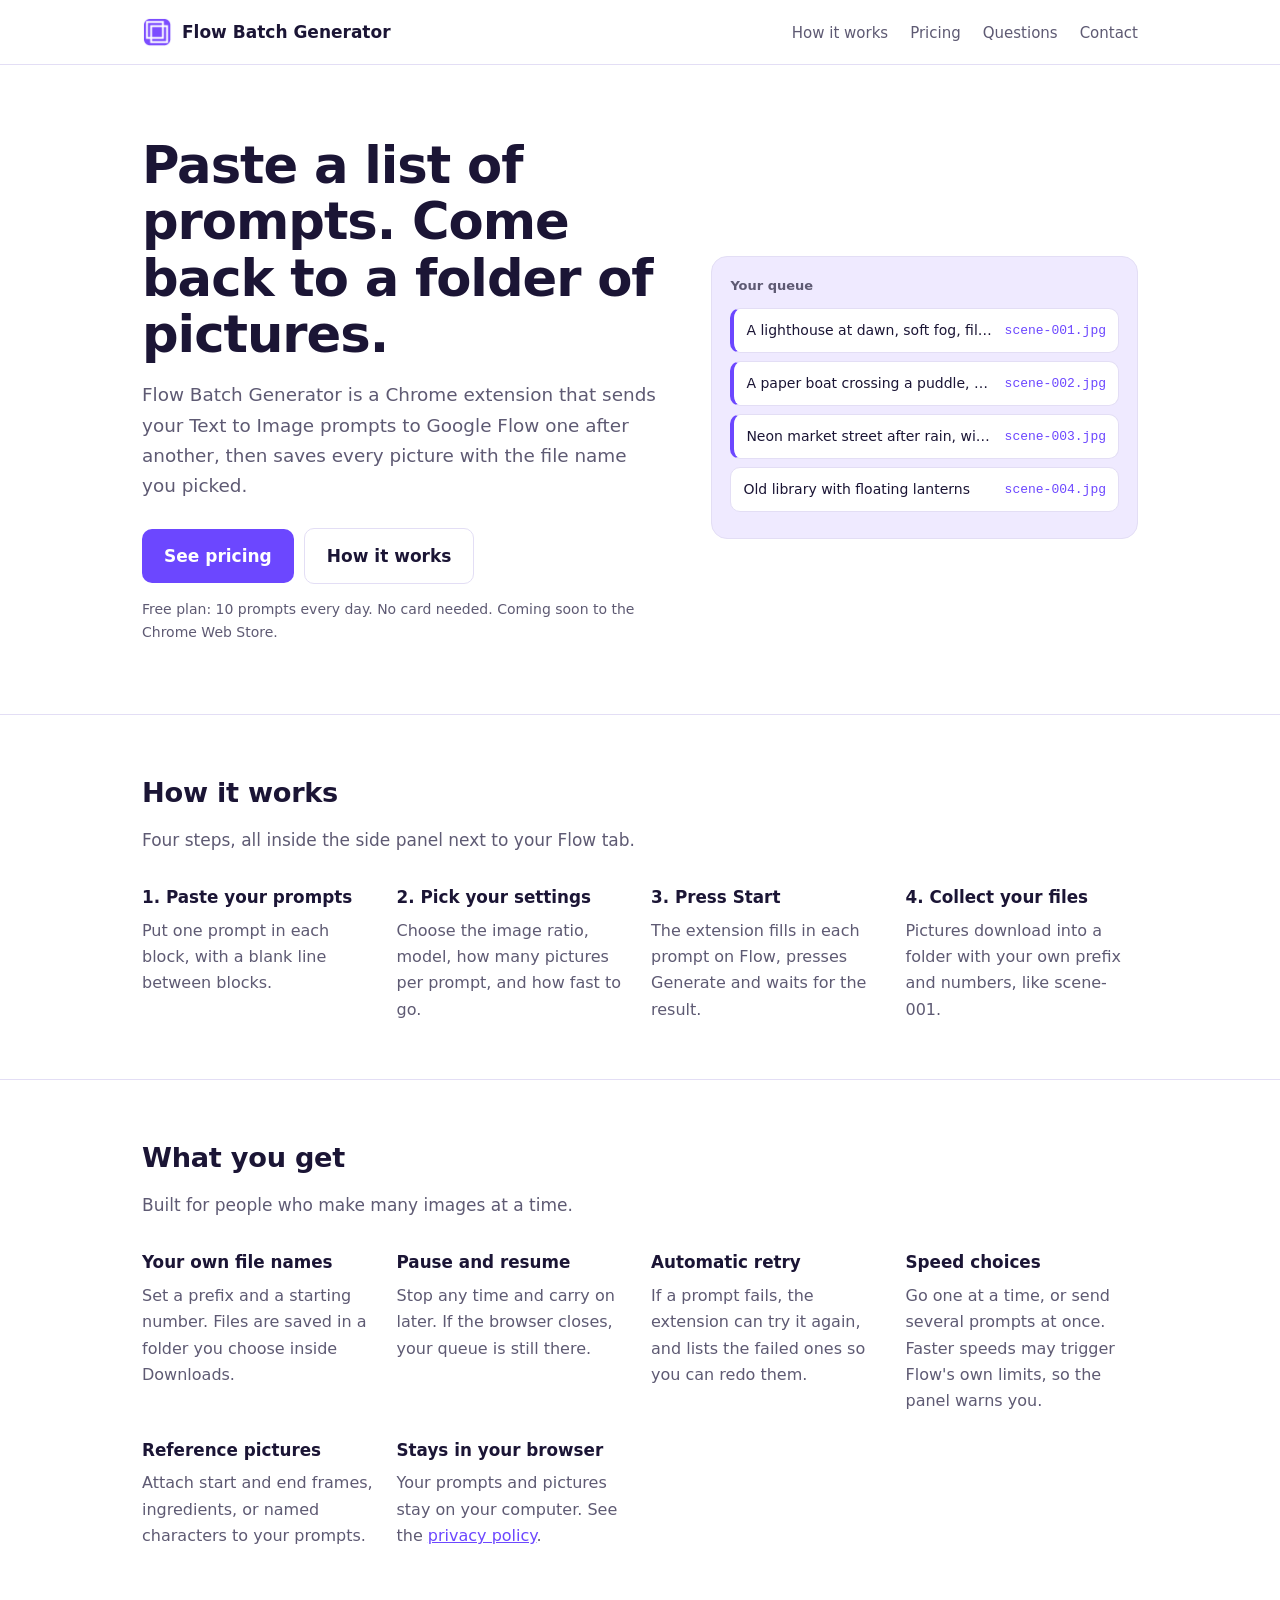
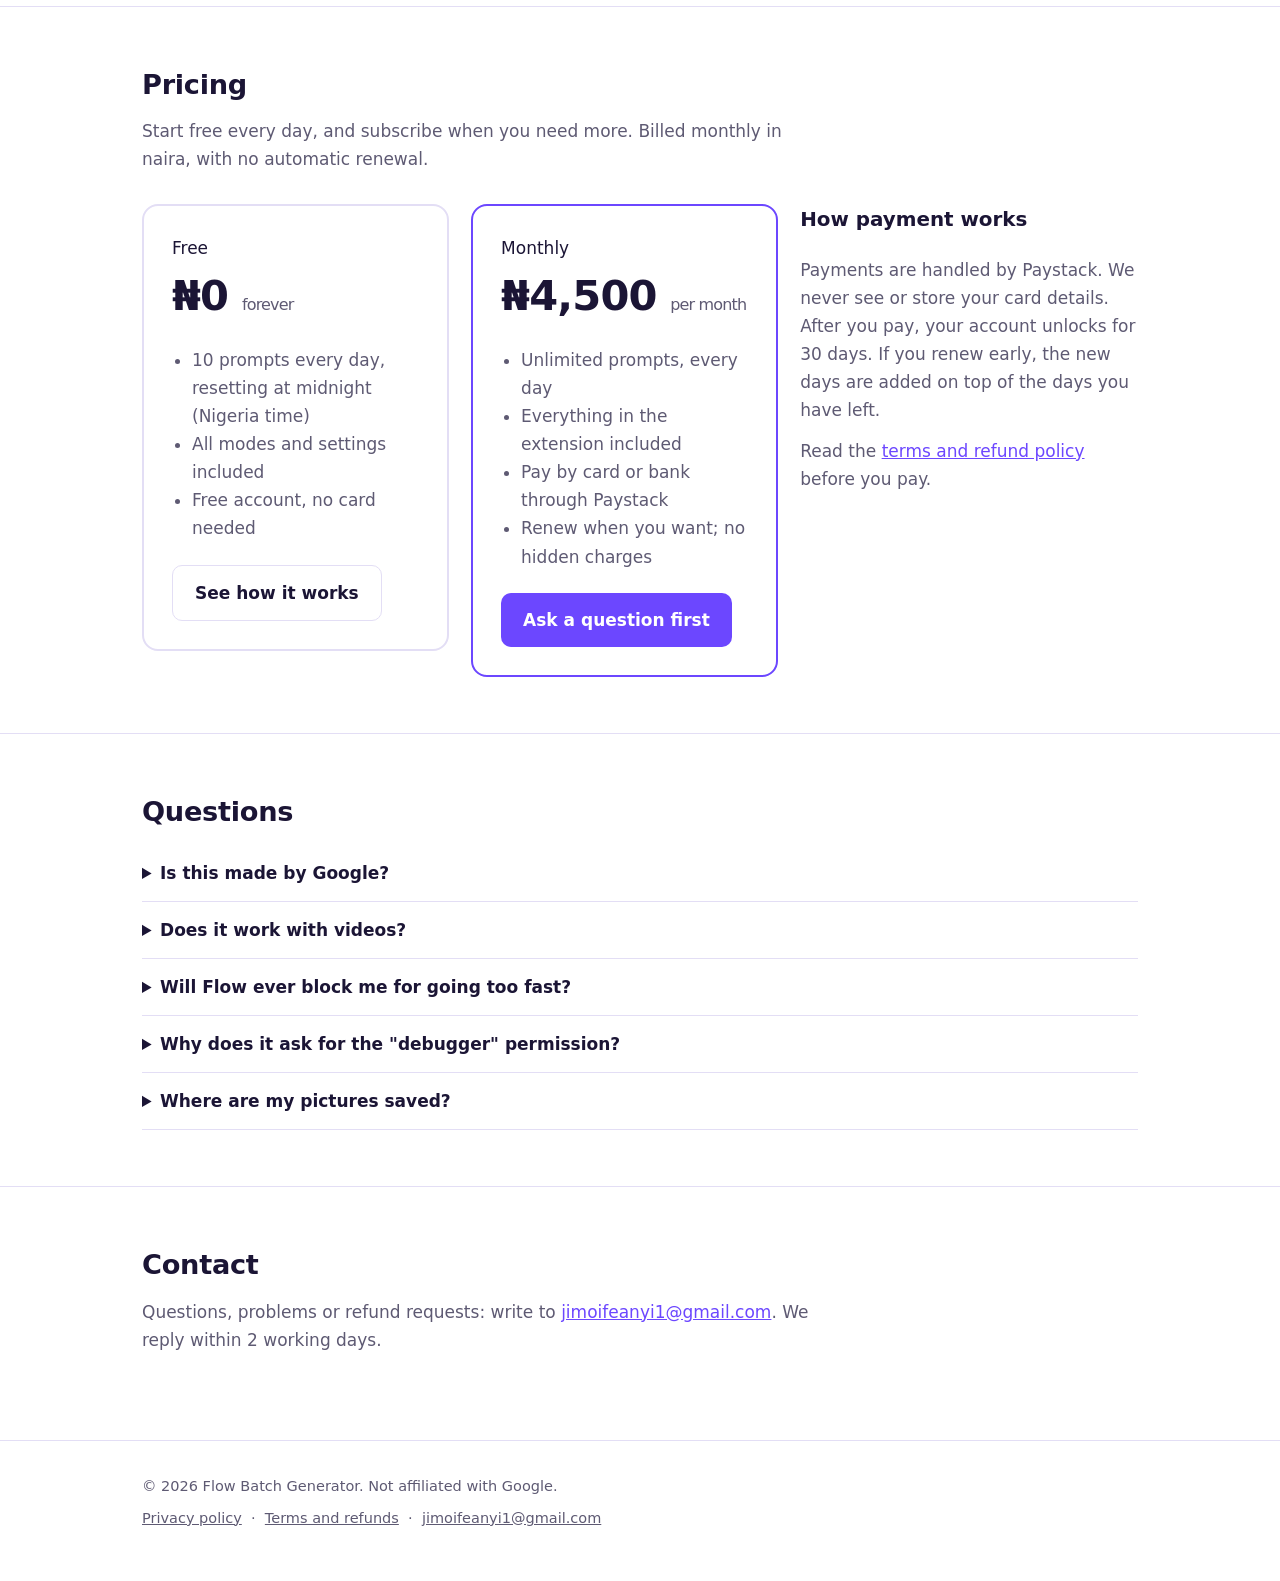
<file: index.html>
<!doctype html>
<html lang="en">
<head>
<meta charset="utf-8">
<meta name="viewport" content="width=device-width, initial-scale=1">
<title>Flow Batch Generator: run a list of prompts in Google Flow</title>
<meta name="description" content="Flow Batch Generator is a Chrome extension that runs a list of Text to Image prompts on Google Flow one after another and saves each picture with the file name you choose.">
<link rel="icon" href="icon.png">
<link rel="stylesheet" href="style.css">
</head>
<body>
<header class="top"><div class="wrap">
  <a class="logo" href="index.html"><img src="icon.png" alt="">Flow Batch Generator</a>
  <nav><a href="#how">How it works</a><a href="#pricing">Pricing</a><a href="#faq">Questions</a><a href="#contact">Contact</a></nav>
</div></header>

<main>
<section class="hero" style="border-top:0"><div class="wrap">
  <div>
    <h1>Paste a list of prompts. Come back to a folder of pictures.</h1>
    <p class="lead">Flow Batch Generator is a Chrome extension that sends your Text to Image prompts to Google Flow one after another, then saves every picture with the file name you picked.</p>
    <a class="btn" href="#pricing">See pricing</a><a class="btn ghost" href="#how">How it works</a>
    <p class="note">Free plan: 10 prompts every day. No card needed. Coming soon to the Chrome Web Store.</p>
  </div>
  <div class="queue" aria-label="Example of a prompt list turning into saved files">
    <h2>Your queue</h2>
    <div class="row done"><span>A lighthouse at dawn, soft fog, film grain</span><span class="file">scene-001.jpg</span></div>
    <div class="row done"><span>A paper boat crossing a puddle, macro</span><span class="file">scene-002.jpg</span></div>
    <div class="row done"><span>Neon market street after rain, wide shot</span><span class="file">scene-003.jpg</span></div>
    <div class="row"><span>Old library with floating lanterns</span><span class="file">scene-004.jpg</span></div>
  </div>
</div></section>

<section id="how"><div class="wrap">
  <h2 class="s">How it works</h2>
  <p class="sub">Four steps, all inside the side panel next to your Flow tab.</p>
  <div class="grid">
    <div class="item"><h3>1. Paste your prompts</h3><p>Put one prompt in each block, with a blank line between blocks.</p></div>
    <div class="item"><h3>2. Pick your settings</h3><p>Choose the image ratio, model, how many pictures per prompt, and how fast to go.</p></div>
    <div class="item"><h3>3. Press Start</h3><p>The extension fills in each prompt on Flow, presses Generate and waits for the result.</p></div>
    <div class="item"><h3>4. Collect your files</h3><p>Pictures download into a folder with your own prefix and numbers, like scene-001.</p></div>
  </div>
</div></section>

<section><div class="wrap">
  <h2 class="s">What you get</h2>
  <p class="sub">Built for people who make many images at a time.</p>
  <div class="grid">
    <div class="item"><h3>Your own file names</h3><p>Set a prefix and a starting number. Files are saved in a folder you choose inside Downloads.</p></div>
    <div class="item"><h3>Pause and resume</h3><p>Stop any time and carry on later. If the browser closes, your queue is still there.</p></div>
    <div class="item"><h3>Automatic retry</h3><p>If a prompt fails, the extension can try it again, and lists the failed ones so you can redo them.</p></div>
    <div class="item"><h3>Speed choices</h3><p>Go one at a time, or send several prompts at once. Faster speeds may trigger Flow's own limits, so the panel warns you.</p></div>
    <div class="item"><h3>Reference pictures</h3><p>Attach start and end frames, ingredients, or named characters to your prompts.</p></div>
    <div class="item"><h3>Stays in your browser</h3><p>Your prompts and pictures stay on your computer. See the <a href="privacy.html">privacy policy</a>.</p></div>
  </div>
</div></section>

<section id="pricing"><div class="wrap">
  <h2 class="s">Pricing</h2>
  <p class="sub">Start free every day, and subscribe when you need more. Billed monthly in naira, with no automatic renewal.</p>
  <div class="price">
    <div class="plan" style="border-color:var(--line)">
      <div>Free</div>
      <div class="amt">₦0 <small>forever</small></div>
      <ul>
        <li>10 prompts every day, resetting at midnight (Nigeria time)</li>
        <li>All modes and settings included</li>
        <li>Free account, no card needed</li>
      </ul>
      <a class="btn ghost" style="margin-left:0" href="#how">See how it works</a>
    </div>
    <div class="plan">
      <div>Monthly</div>
      <div class="amt">₦4,500 <small>per month</small></div>
      <ul>
        <li>Unlimited prompts, every day</li>
        <li>Everything in the extension included</li>
        <li>Pay by card or bank through Paystack</li>
        <li>Renew when you want; no hidden charges</li>
      </ul>
      <a class="btn" href="#contact">Ask a question first</a>
    </div>
    <div>
      <h3 style="margin-top:0">How payment works</h3>
      <p class="sub" style="margin-bottom:12px">Payments are handled by Paystack. We never see or store your card details. After you pay, your account unlocks for 30 days. If you renew early, the new days are added on top of the days you have left.</p>
      <p class="sub">Read the <a href="terms.html">terms and refund policy</a> before you pay.</p>
    </div>
  </div>
</div></section>

<section id="faq"><div class="wrap">
  <h2 class="s">Questions</h2>
  <details><summary>Is this made by Google?</summary><p>No. Flow Batch Generator is an independent tool and is not made, endorsed or supported by Google. Google Flow is a product of Google LLC.</p></details>
  <details><summary>Does it work with videos?</summary><p>Text to Image is the main, tested mode. Text to Video, Frame to Video and Ingredients to Video are included in beta. Video uses your Flow credits, so test with one prompt first.</p></details>
  <details><summary>Will Flow ever block me for going too fast?</summary><p>Flow can flag unusually fast use. The side panel offers slower speeds and warns you about the faster ones. Choose the speed you are comfortable with.</p></details>
  <details><summary>Why does it ask for the "debugger" permission?</summary><p>Flow only accepts real mouse clicks on its Generate button. The permission lets the extension send that click on your Flow tab. It is only used on Flow pages.</p></details>
  <details><summary>Where are my pictures saved?</summary><p>In your normal Downloads folder, inside a sub-folder whose name you choose.</p></details>
</div></section>

<section id="contact"><div class="wrap">
  <h2 class="s">Contact</h2>
  <p class="sub">Questions, problems or refund requests: write to <a href="mailto:jimoifeanyi1@gmail.com">jimoifeanyi1@gmail.com</a>. We reply within 2 working days.</p>
</div></section>
</main>

<footer><div class="wrap">
  <div>© 2026 Flow Batch Generator. Not affiliated with Google.</div>
  <div style="margin-top:8px"><a href="privacy.html">Privacy policy</a> &nbsp;·&nbsp; <a href="terms.html">Terms and refunds</a> &nbsp;·&nbsp; <a href="mailto:jimoifeanyi1@gmail.com">jimoifeanyi1@gmail.com</a></div>
</div></footer>
</body>
</html>
</file>
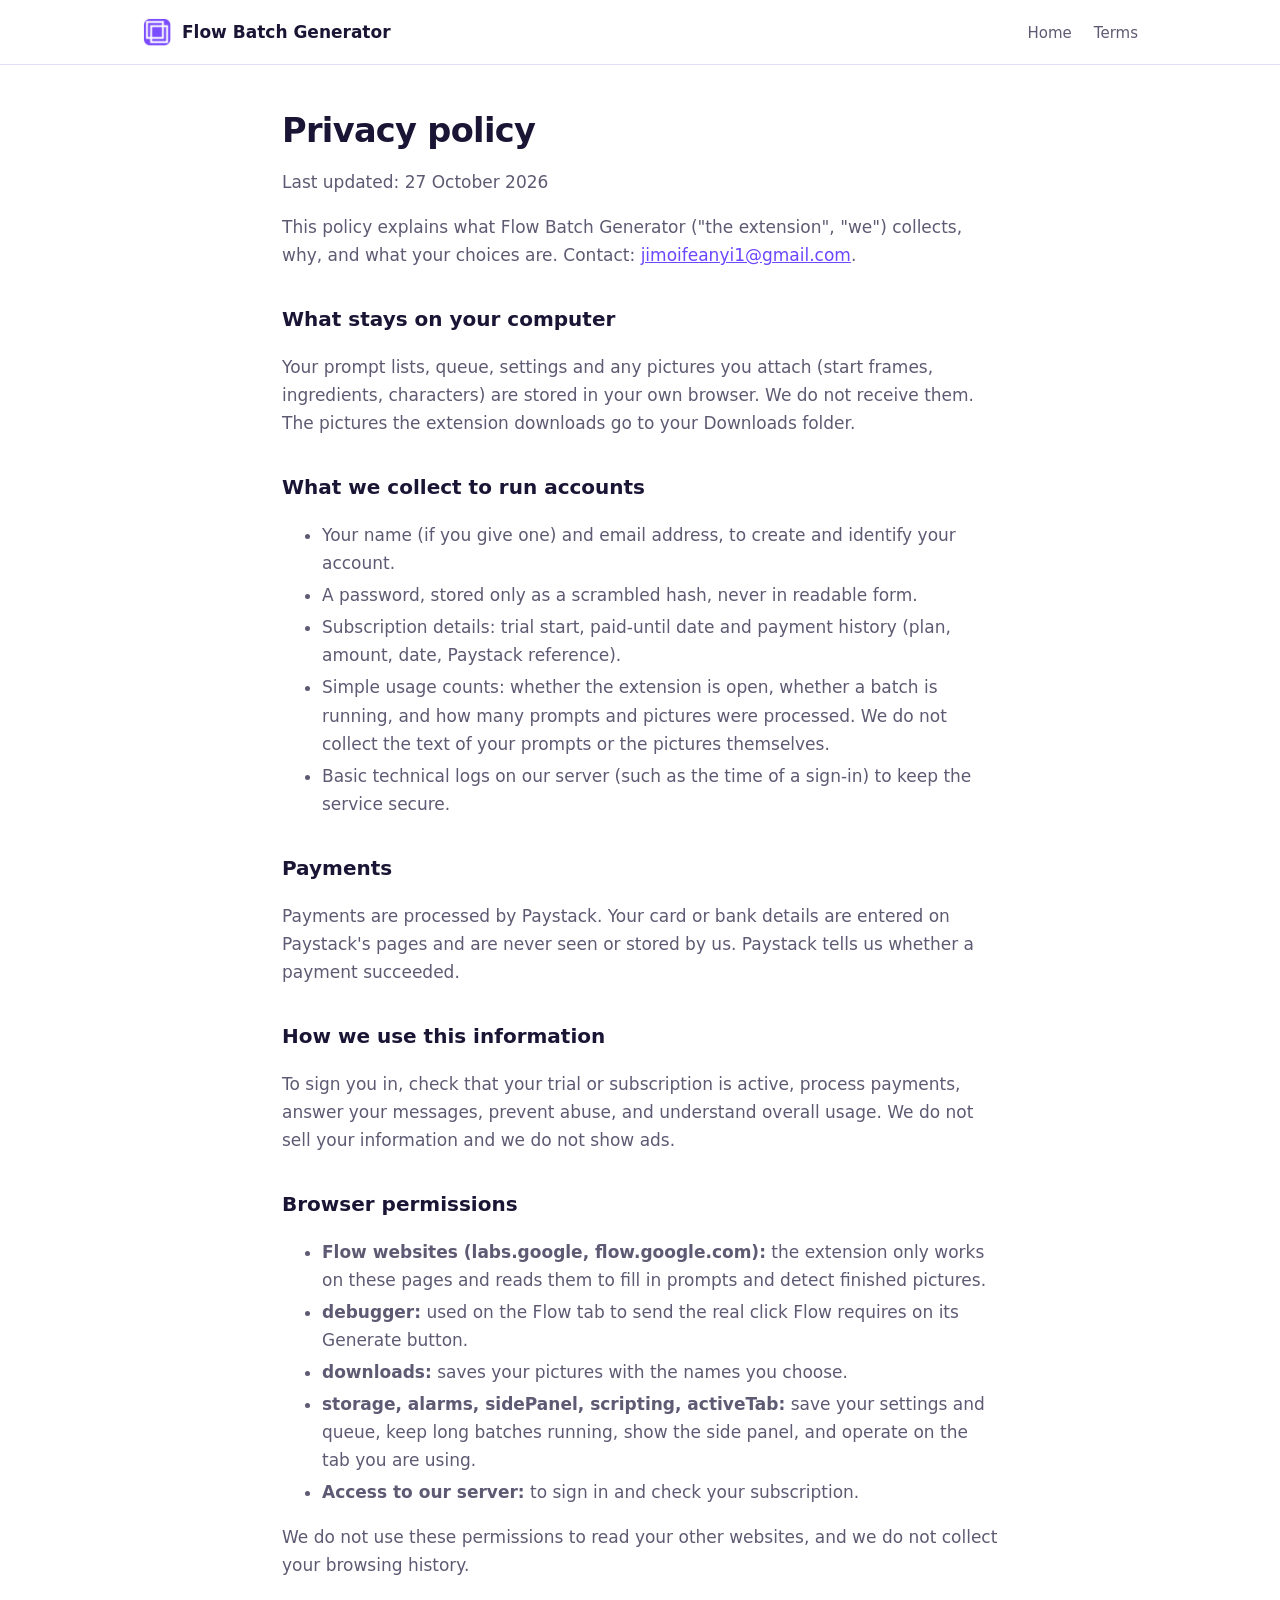
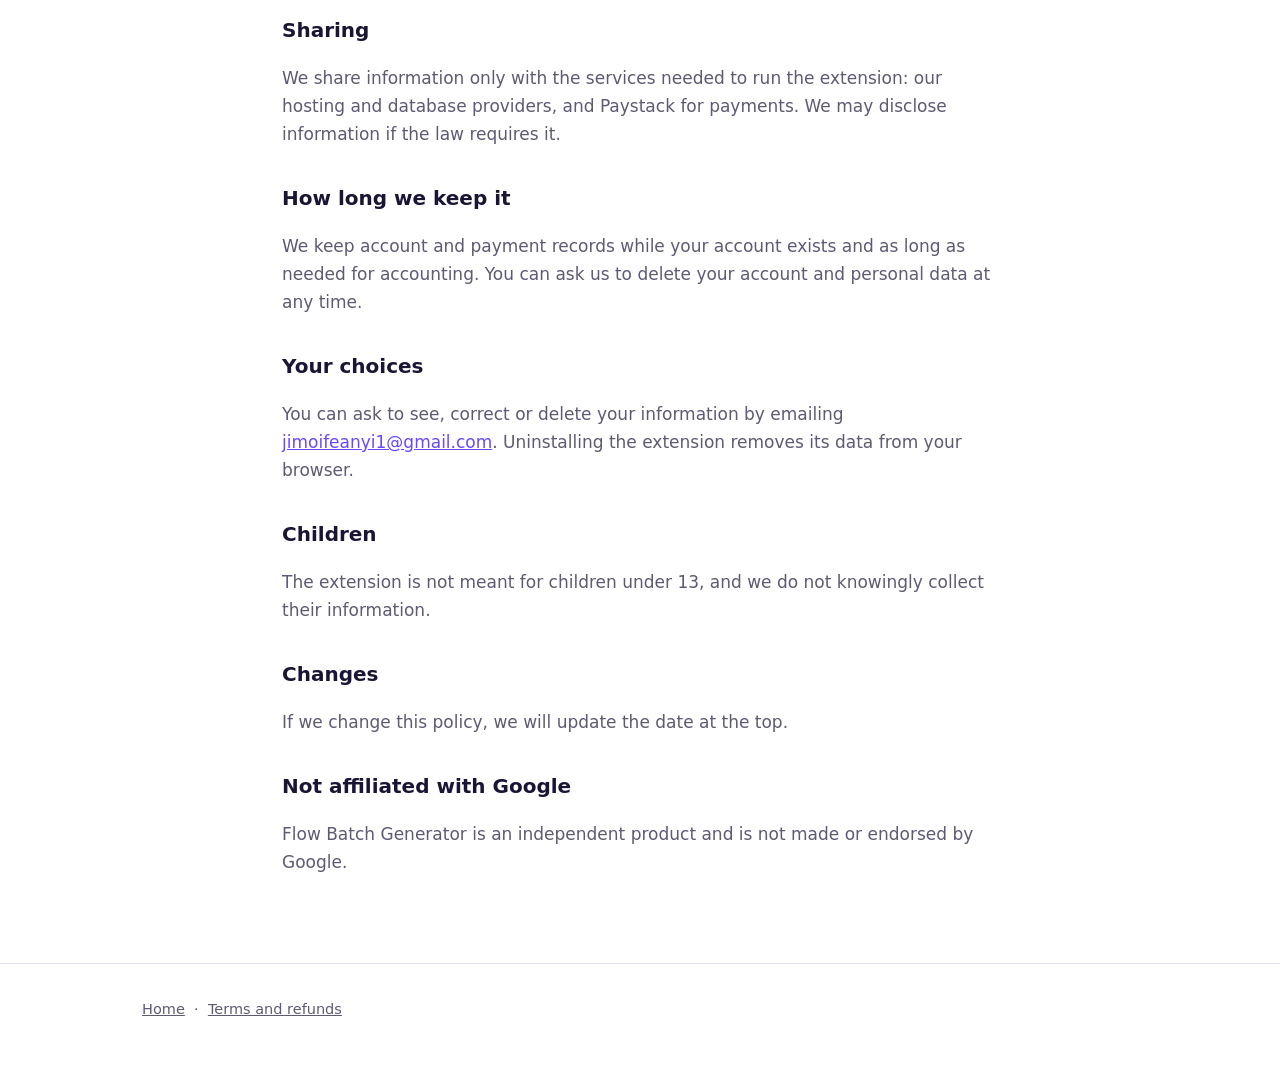
<file: privacy.html>
<!doctype html>
<html lang="en">
<head>
<meta charset="utf-8">
<meta name="viewport" content="width=device-width, initial-scale=1">
<title>Privacy policy | Flow Batch Generator</title>
<link rel="icon" href="icon.png">
<link rel="stylesheet" href="style.css">
</head>
<body>
<header class="top"><div class="wrap"><a class="logo" href="index.html"><img src="icon.png" alt="">Flow Batch Generator</a><nav><a href="index.html">Home</a><a href="terms.html">Terms</a></nav></div></header>
<main class="doc">
<h1>Privacy policy</h1>
<p>Last updated: 27 October 2026</p>
<p>This policy explains what Flow Batch Generator ("the extension", "we") collects, why, and what your choices are. Contact: <a href="mailto:jimoifeanyi1@gmail.com">jimoifeanyi1@gmail.com</a>.</p>

<h2>What stays on your computer</h2>
<p>Your prompt lists, queue, settings and any pictures you attach (start frames, ingredients, characters) are stored in your own browser. We do not receive them. The pictures the extension downloads go to your Downloads folder.</p>

<h2>What we collect to run accounts</h2>
<ul>
<li>Your name (if you give one) and email address, to create and identify your account.</li>
<li>A password, stored only as a scrambled hash, never in readable form.</li>
<li>Subscription details: trial start, paid-until date and payment history (plan, amount, date, Paystack reference).</li>
<li>Simple usage counts: whether the extension is open, whether a batch is running, and how many prompts and pictures were processed. We do not collect the text of your prompts or the pictures themselves.</li>
<li>Basic technical logs on our server (such as the time of a sign-in) to keep the service secure.</li>
</ul>

<h2>Payments</h2>
<p>Payments are processed by Paystack. Your card or bank details are entered on Paystack's pages and are never seen or stored by us. Paystack tells us whether a payment succeeded.</p>

<h2>How we use this information</h2>
<p>To sign you in, check that your trial or subscription is active, process payments, answer your messages, prevent abuse, and understand overall usage. We do not sell your information and we do not show ads.</p>

<h2>Browser permissions</h2>
<ul>
<li><b>Flow websites (labs.google, flow.google.com):</b> the extension only works on these pages and reads them to fill in prompts and detect finished pictures.</li>
<li><b>debugger:</b> used on the Flow tab to send the real click Flow requires on its Generate button.</li>
<li><b>downloads:</b> saves your pictures with the names you choose.</li>
<li><b>storage, alarms, sidePanel, scripting, activeTab:</b> save your settings and queue, keep long batches running, show the side panel, and operate on the tab you are using.</li>
<li><b>Access to our server:</b> to sign in and check your subscription.</li>
</ul>
<p>We do not use these permissions to read your other websites, and we do not collect your browsing history.</p>

<h2>Sharing</h2>
<p>We share information only with the services needed to run the extension: our hosting and database providers, and Paystack for payments. We may disclose information if the law requires it.</p>

<h2>How long we keep it</h2>
<p>We keep account and payment records while your account exists and as long as needed for accounting. You can ask us to delete your account and personal data at any time.</p>

<h2>Your choices</h2>
<p>You can ask to see, correct or delete your information by emailing <a href="mailto:jimoifeanyi1@gmail.com">jimoifeanyi1@gmail.com</a>. Uninstalling the extension removes its data from your browser.</p>

<h2>Children</h2>
<p>The extension is not meant for children under 13, and we do not knowingly collect their information.</p>

<h2>Changes</h2>
<p>If we change this policy, we will update the date at the top.</p>

<h2>Not affiliated with Google</h2>
<p>Flow Batch Generator is an independent product and is not made or endorsed by Google.</p>
</main>
<footer><div class="wrap"><a href="index.html">Home</a> &nbsp;·&nbsp; <a href="terms.html">Terms and refunds</a></div></footer>
</body>
</html>
</file>
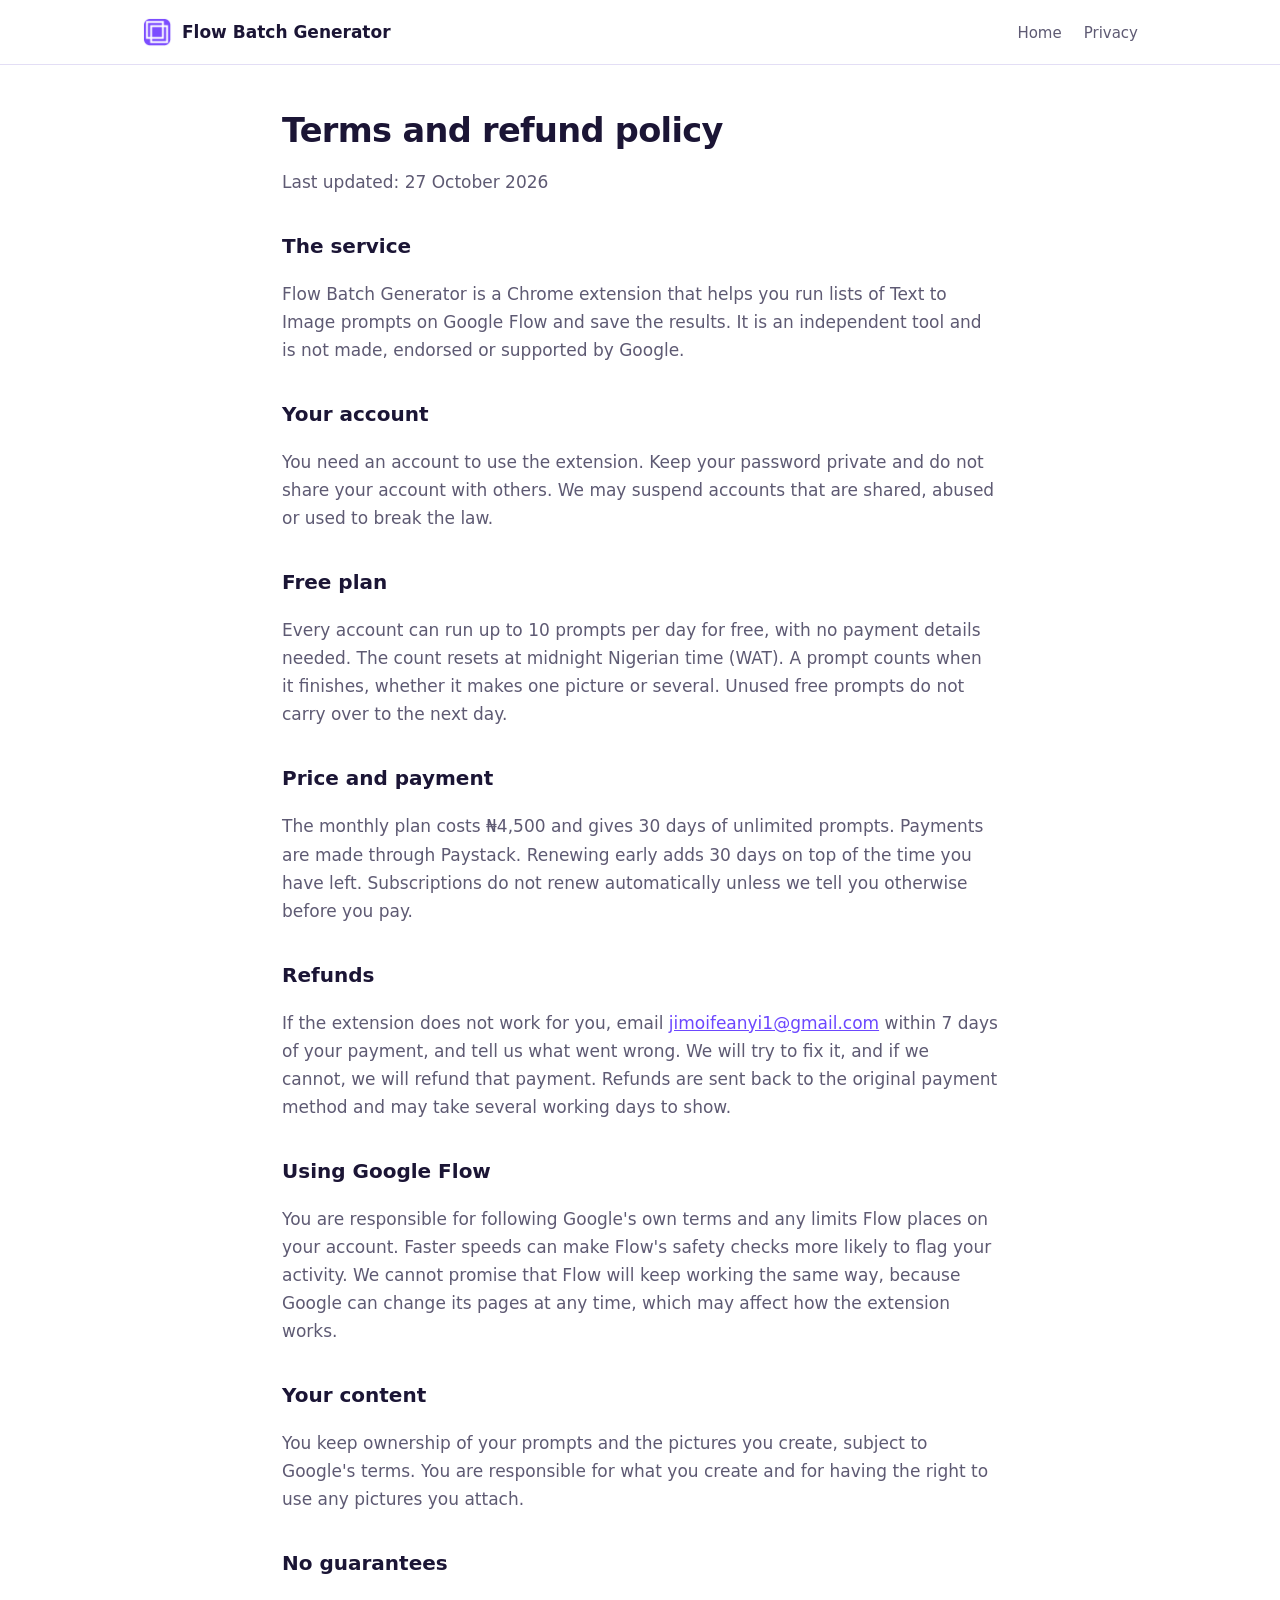
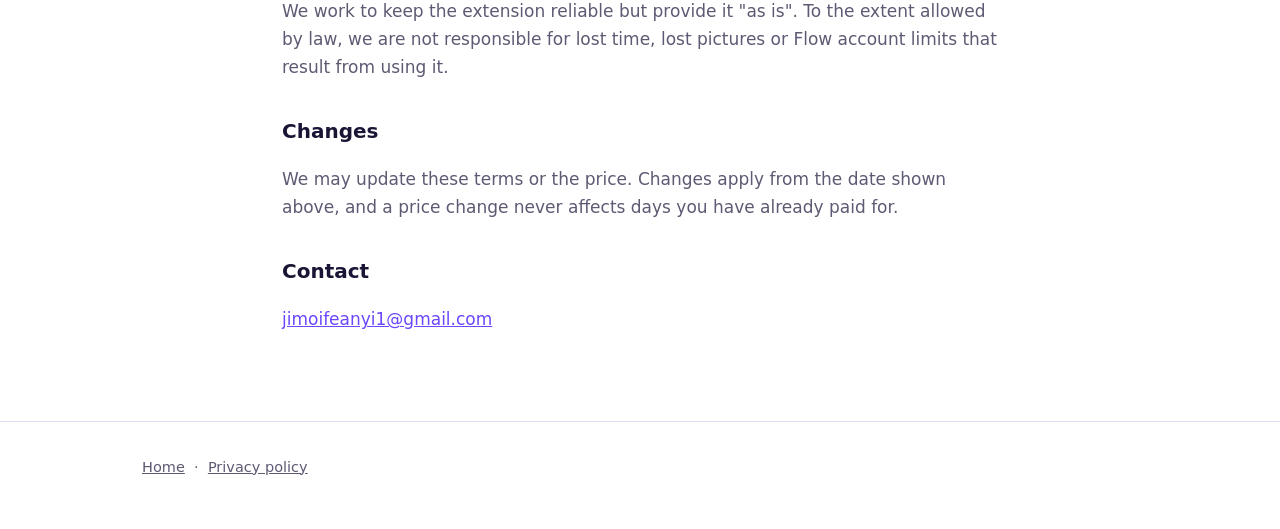
<file: terms.html>
<!doctype html>
<html lang="en">
<head>
<meta charset="utf-8">
<meta name="viewport" content="width=device-width, initial-scale=1">
<title>Terms and refund policy | Flow Batch Generator</title>
<link rel="icon" href="icon.png">
<link rel="stylesheet" href="style.css">
</head>
<body>
<header class="top"><div class="wrap"><a class="logo" href="index.html"><img src="icon.png" alt="">Flow Batch Generator</a><nav><a href="index.html">Home</a><a href="privacy.html">Privacy</a></nav></div></header>
<main class="doc">
<h1>Terms and refund policy</h1>
<p>Last updated: 27 October 2026</p>

<h2>The service</h2>
<p>Flow Batch Generator is a Chrome extension that helps you run lists of Text to Image prompts on Google Flow and save the results. It is an independent tool and is not made, endorsed or supported by Google.</p>

<h2>Your account</h2>
<p>You need an account to use the extension. Keep your password private and do not share your account with others. We may suspend accounts that are shared, abused or used to break the law.</p>

<h2>Free plan</h2>
<p>Every account can run up to 10 prompts per day for free, with no payment details needed. The count resets at midnight Nigerian time (WAT). A prompt counts when it finishes, whether it makes one picture or several. Unused free prompts do not carry over to the next day.</p>

<h2>Price and payment</h2>
<p>The monthly plan costs ₦4,500 and gives 30 days of unlimited prompts. Payments are made through Paystack. Renewing early adds 30 days on top of the time you have left. Subscriptions do not renew automatically unless we tell you otherwise before you pay.</p>

<h2>Refunds</h2>
<p>If the extension does not work for you, email <a href="mailto:jimoifeanyi1@gmail.com">jimoifeanyi1@gmail.com</a> within 7 days of your payment, and tell us what went wrong. We will try to fix it, and if we cannot, we will refund that payment. Refunds are sent back to the original payment method and may take several working days to show.</p>

<h2>Using Google Flow</h2>
<p>You are responsible for following Google's own terms and any limits Flow places on your account. Faster speeds can make Flow's safety checks more likely to flag your activity. We cannot promise that Flow will keep working the same way, because Google can change its pages at any time, which may affect how the extension works.</p>

<h2>Your content</h2>
<p>You keep ownership of your prompts and the pictures you create, subject to Google's terms. You are responsible for what you create and for having the right to use any pictures you attach.</p>

<h2>No guarantees</h2>
<p>We work to keep the extension reliable but provide it "as is". To the extent allowed by law, we are not responsible for lost time, lost pictures or Flow account limits that result from using it.</p>

<h2>Changes</h2>
<p>We may update these terms or the price. Changes apply from the date shown above, and a price change never affects days you have already paid for.</p>

<h2>Contact</h2>
<p><a href="mailto:jimoifeanyi1@gmail.com">jimoifeanyi1@gmail.com</a></p>
</main>
<footer><div class="wrap"><a href="index.html">Home</a> &nbsp;·&nbsp; <a href="privacy.html">Privacy policy</a></div></footer>
</body>
</html>
</file>
<file: style.css>
:root{--ink:#1b1535;--muted:#5e5a73;--brand:#6c47ff;--brand-dark:#5233d6;--tint:#efeaff;--line:#e3def5;--bg:#ffffff}
@media (prefers-color-scheme:dark){:root{--ink:#f1eeff;--muted:#b2acd0;--brand:#8f73ff;--brand-dark:#a78fff;--tint:#231c46;--line:#32295e;--bg:#130f26}}
*{box-sizing:border-box}
html{scroll-behavior:smooth}
body{margin:0;background:var(--bg);color:var(--ink);font:17px/1.65 "Segoe UI",system-ui,-apple-system,Roboto,Arial,sans-serif}
a{color:var(--brand)}
.wrap{max-width:1040px;margin:0 auto;padding:0 22px}
header.top{border-bottom:1px solid var(--line)}
header.top .wrap{display:flex;align-items:center;justify-content:space-between;height:64px}
.logo{display:flex;align-items:center;gap:10px;font-weight:700;color:var(--ink);text-decoration:none}
.logo img{width:30px;height:30px;border-radius:7px}
nav a{margin-left:22px;color:var(--muted);text-decoration:none;font-size:15px}
nav a:hover{color:var(--ink)}
.hero{padding:72px 0 56px}
.hero .wrap{display:grid;grid-template-columns:1.1fr .9fr;gap:48px;align-items:center}
h1{font-size:clamp(2rem,4.6vw,3.2rem);line-height:1.1;letter-spacing:-.02em;margin:0 0 18px}
.lead{font-size:1.15rem;color:var(--muted);max-width:34em;margin:0 0 26px}
.btn{display:inline-block;background:var(--brand);color:#fff;padding:13px 22px;border-radius:10px;text-decoration:none;font-weight:600}
.btn:hover{background:var(--brand-dark)}
.btn.ghost{background:transparent;color:var(--ink);border:1px solid var(--line);margin-left:10px}
.note{font-size:14px;color:var(--muted);margin-top:14px}
.queue{background:var(--tint);border:1px solid var(--line);border-radius:16px;padding:18px;font-size:14px}
.queue h2{font-size:13px;margin:0 0 12px;color:var(--muted);font-weight:600}
.row{display:grid;grid-template-columns:1fr auto;gap:12px;padding:10px 12px;background:var(--bg);border:1px solid var(--line);border-radius:10px;margin-bottom:8px;align-items:center}
.row span:first-child{overflow:hidden;text-overflow:ellipsis;white-space:nowrap}
.file{font-family:Consolas,"Courier New",monospace;color:var(--brand);font-size:13px}
.done{border-left:4px solid var(--brand)}
section{padding:56px 0;border-top:1px solid var(--line)}
h2.s{font-size:1.7rem;letter-spacing:-.01em;margin:0 0 10px}
.sub{color:var(--muted);margin:0 0 30px;max-width:40em}
.grid{display:grid;grid-template-columns:repeat(auto-fit,minmax(230px,1fr));gap:22px}
.item h3{margin:0 0 6px;font-size:1.05rem}
.item p{margin:0;color:var(--muted);font-size:16px}
.price{display:grid;grid-template-columns:1fr 1fr 1.1fr;gap:22px;align-items:start}
.plan{border:2px solid var(--brand);border-radius:16px;padding:28px}
.plan .amt{font-size:2.6rem;font-weight:800;letter-spacing:-.02em}
.plan .amt small{font-size:1rem;font-weight:500;color:var(--muted)}
.plan ul{padding-left:20px;margin:16px 0 22px;color:var(--muted)}
details{border-bottom:1px solid var(--line);padding:14px 0}
summary{cursor:pointer;font-weight:600}
details p{color:var(--muted);margin:10px 0 0}
footer{border-top:1px solid var(--line);padding:34px 0 50px;color:var(--muted);font-size:14.5px}
footer a{color:var(--muted)}
.doc{max-width:760px;padding:48px 22px 70px;margin:0 auto}
.doc h1{font-size:2.1rem}
.doc h2{font-size:1.25rem;margin:34px 0 8px}
.doc p,.doc li{color:var(--muted)}
.doc li{margin:4px 0}
:focus-visible{outline:3px solid var(--brand);outline-offset:3px}
@media (max-width:900px){.price{grid-template-columns:1fr}}
@media (max-width:820px){.hero .wrap{grid-template-columns:1fr}.hero{padding-top:44px}nav a{margin-left:14px}}
</file>
